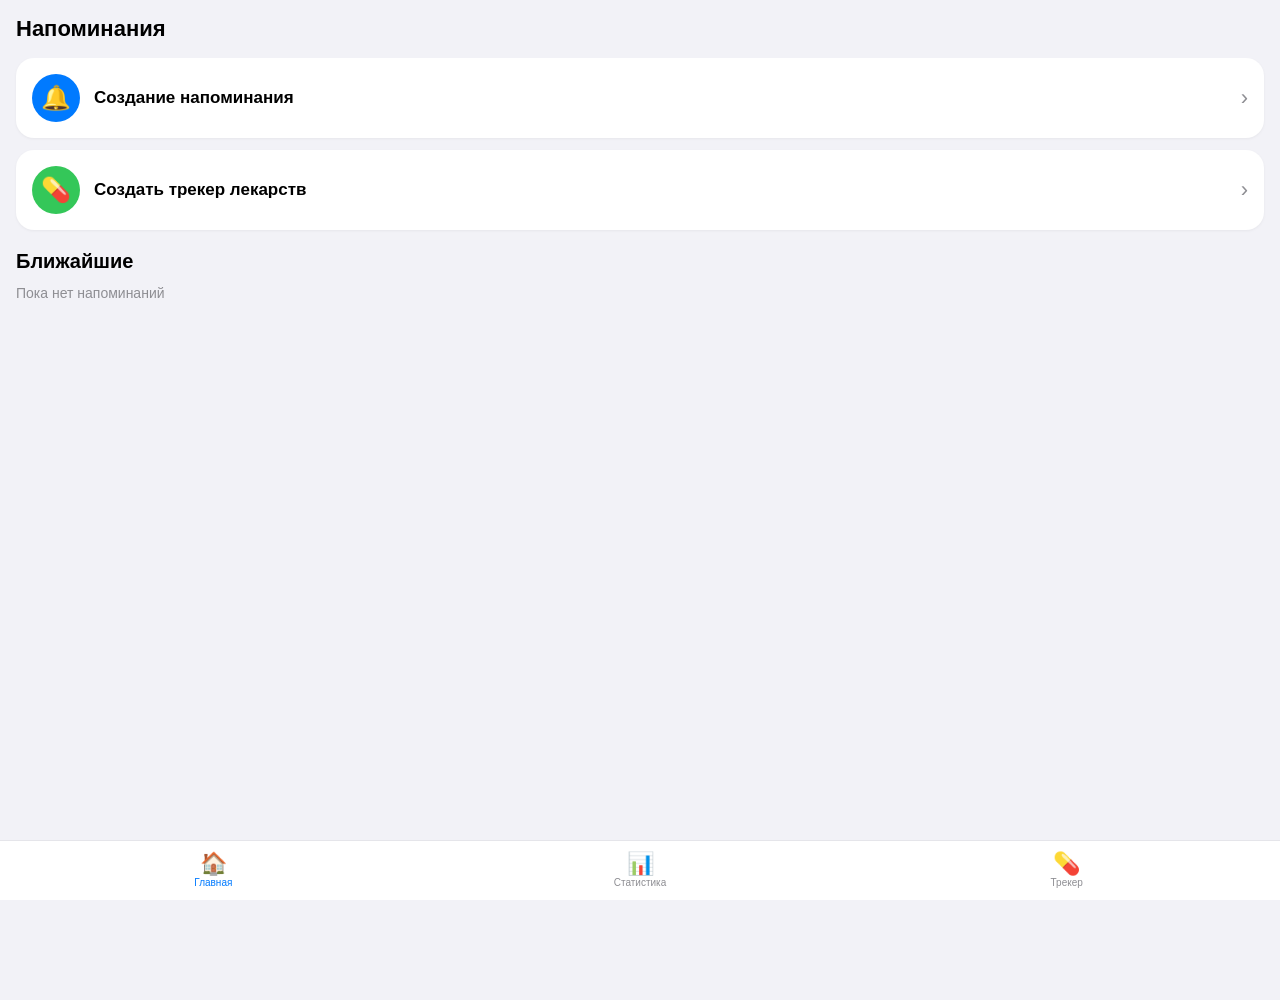
<file: index.html>
<!DOCTYPE html>
<html lang="ru">
<head>
  <meta charset="UTF-8">
  <meta name="viewport" content="width=device-width, initial-scale=1, viewport-fit=cover">
  <meta name="apple-mobile-web-app-capable" content="yes">
  <meta name="apple-mobile-web-app-status-bar-style" content="default">
  <meta name="apple-mobile-web-app-title" content="Напоминания">
  <meta name="theme-color" content="#f2f2f7">
  <link rel="manifest" href="manifest.json">
  <link rel="apple-touch-icon" href="icons/icon-192.png">
  <link rel="apple-touch-icon" sizes="180x180" href="icons/icon-192.png">
  <link rel="stylesheet" href="style.css">
  <title>Напоминания и Лекарства</title>
</head>
<body>

  <!-- ================= ЭКРАН 1: ГЛАВНАЯ ================= -->
  <div id="screen-home" class="screen active">
    <header>
      <h1>Напоминания</h1>
    </header>

    <main>
      <button class="big-btn blue" onclick="открытьФормуНапоминания()">
        <span class="icon">🔔</span>
        <span class="label">Создание напоминания</span>
        <span class="arrow">›</span>
      </button>

      <button class="big-btn green" onclick="перейти('screen-tracker')">
        <span class="icon">💊</span>
        <span class="label">Создать трекер лекарств</span>
        <span class="arrow">›</span>
      </button>

      <div id="список-ближайших"></div>
    </main>
  </div>

  <!-- ================= ЭКРАН 2: ФОРМА НАПОМИНАНИЯ ================= -->
  <div id="screen-form" class="screen">
    <header>
      <button class="back" onclick="перейти('screen-home')">‹ Назад</button>
      <h1>Новое напоминание</h1>
      <button class="save" onclick="сохранитьНапоминание()">Готово</button>
    </header>

    <main>
      <div class="field">
        <textarea id="текст" placeholder="О чём напомнить?" rows="2"></textarea>
      </div>

      <label class="section-title">Быстрый интервал</label>
      <div class="intervals">
        <button class="interval" data-мин="30">30 мин</button>
        <button class="interval" data-мин="80">80 мин</button>
        <button class="interval active" data-мин="60">1 час</button>
        <button class="interval" data-мин="1440">1 день</button>
      </div>

      <button class="row-btn" onclick="показатьЧасы()">
        <span>🕐</span>
        <span>Часы — дата и время</span>
        <span id="выбранное-время" class="muted"></span>
      </button>
      <div id="блок-часов" class="hidden">
        <input type="date" id="дата">
        <input type="time" id="время">
      </div>

      <button class="row-btn" onclick="document.getElementById('фото').click()">
        <span>📷</span>
        <span>Прикрепить фото</span>
        <span id="фото-метка" class="muted"></span>
      </button>
      <input type="file" id="фото" accept="image/*" hidden>

      <button class="row-btn" onclick="document.getElementById('документ').click()">
        <span>📄</span>
        <span>Прикрепить документ</span>
        <span id="док-метка" class="muted"></span>
      </button>
      <input type="file" id="документ" hidden>

      <label class="row-btn">
        <span>❗️</span>
        <span>Очень важное</span>
        <input type="checkbox" id="важное" class="toggle">
      </label>

      <button class="row-btn red" onclick="удалитьНапоминание()">
        <span>🗑</span>
        <span>Удалить</span>
      </button>
    </main>
  </div>

  <!-- ================= ЭКРАН 3: ТРЕКЕР ЛЕКАРСТВ ================= -->
  <div id="screen-tracker" class="screen">
    <header>
      <button class="back" onclick="перейти('screen-home')">‹ Назад</button>
      <h1>Трекер лекарств</h1>
      <button class="save" onclick="открытьФормуЛекарства()">+</button>
    </header>

    <main>
      <!-- Навигация по неделям -->
      <div class="week-nav">
        <button class="week-btn" onclick="сменитьНеделю(-1)">‹</button>
        <button class="week-title" onclick="сброситьНеделю()">
          <span id="название-недели">Текущая неделя</span>
          <span id="диапазон-недели" class="week-range"></span>
        </button>
        <button class="week-btn" onclick="сменитьНеделю(1)">›</button>
      </div>

      <div class="table-wrap">
        <table id="таблица-лекарств">
          <thead>
            <tr id="шапка-таблицы">
              <th></th>
              <th data-day="1">Пн</th>
              <th data-day="2">Вт</th>
              <th data-day="3">Ср</th>
              <th data-day="4">Чт</th>
              <th data-day="5">Пт</th>
              <th data-day="6">Сб</th>
              <th data-day="7">Вс</th>
            </tr>
          </thead>
          <tbody>
            <tr><td class="row-label">Утро</td>
              <td data-day="1" data-time="утро"></td><td data-day="2" data-time="утро"></td><td data-day="3" data-time="утро"></td><td data-day="4" data-time="утро"></td><td data-day="5" data-time="утро"></td><td data-day="6" data-time="утро"></td><td data-day="7" data-time="утро"></td></tr>
            <tr><td class="row-label">Обед</td>
              <td data-day="1" data-time="день"></td><td data-day="2" data-time="день"></td><td data-day="3" data-time="день"></td><td data-day="4" data-time="день"></td><td data-day="5" data-time="день"></td><td data-day="6" data-time="день"></td><td data-day="7" data-time="день"></td></tr>
            <tr><td class="row-label">Вечер</td>
              <td data-day="1" data-time="вечер"></td><td data-day="2" data-time="вечер"></td><td data-day="3" data-time="вечер"></td><td data-day="4" data-time="вечер"></td><td data-day="5" data-time="вечер"></td><td data-day="6" data-time="вечер"></td><td data-day="7" data-time="вечер"></td></tr>
          </tbody>
        </table>
      </div>

      <h2>Сегодня — отметить приём</h2>
      <div id="сегодня-приёмы"></div>

      <h2>Мои лекарства</h2>
      <div id="список-лекарств"></div>
    </main>
  </div>

  <!-- ================= ЭКРАН 4: ФОРМА ЛЕКАРСТВА ================= -->
  <div id="screen-med-form" class="screen">
    <header>
      <button class="back" onclick="перейти('screen-tracker')">‹ Назад</button>
      <h1>Новое лекарство</h1>
      <button class="save" onclick="сохранитьЛекарство()">Готово</button>
    </header>

    <main>
      <input id="название-л" placeholder="Название лекарства">
      <input id="дозировка-л" placeholder="Дозировка (например 100 мг)">

      <label class="section-title">Когда принимать и во сколько</label>

      <div class="time-row">
        <label class="time-toggle">
          <input type="checkbox" id="вкл-утро" value="утро" checked>
          <span>🌅 Утро</span>
        </label>
        <input type="time" id="время-утро" value="08:00">
      </div>

      <div class="time-row">
        <label class="time-toggle">
          <input type="checkbox" id="вкл-день" value="день">
          <span>☀️ Обед</span>
        </label>
        <input type="time" id="время-день" value="14:00">
      </div>

      <div class="time-row">
        <label class="time-toggle">
          <input type="checkbox" id="вкл-вечер" value="вечер">
          <span>🌙 Вечер</span>
        </label>
        <input type="time" id="время-вечер" value="20:00">
      </div>

      <label class="section-title">Дни недели</label>
      <div class="chips" id="дни-недели">
        <label><input type="checkbox" value="1" checked> Пн</label>
        <label><input type="checkbox" value="2" checked> Вт</label>
        <label><input type="checkbox" value="3" checked> Ср</label>
        <label><input type="checkbox" value="4" checked> Чт</label>
        <label><input type="checkbox" value="5" checked> Пт</label>
        <label><input type="checkbox" value="6" checked> Сб</label>
        <label><input type="checkbox" value="7" checked> Вс</label>
      </div>

      <label class="section-title">Курс</label>
      <input type="number" id="дней-курса" value="7" min="1" max="365">
      <input type="date" id="дата-начала">
      <p id="конец-курса" class="muted"></p>
    </main>
  </div>

  <!-- ================= ЭКРАН 5: СТАТИСТИКА ================= -->
  <div id="screen-stats" class="screen">
    <header>
      <h1>Статистика</h1>
      <button onclick="экспортPDF()">📤 Экспорт</button>
    </header>

    <main>
      <div class="circle-wrap">
        <svg viewBox="0 0 200 200" class="circle">
          <circle cx="100" cy="100" r="85" stroke="#e5e5ea" stroke-width="14" fill="none"/>
          <circle id="прогресс" cx="100" cy="100" r="85" stroke="#34c759" stroke-width="14" fill="none"
                  stroke-dasharray="534" stroke-dashoffset="534"
                  stroke-linecap="round" transform="rotate(-90 100 100)"/>
        </svg>
        <div class="circle-text">
          <strong id="процент">0%</strong>
          <span>приверженность</span>
        </div>
      </div>

      <div id="список-статистики"></div>
    </main>
  </div>

  <!-- ================= НИЖНЕЕ МЕНЮ ================= -->
  <nav class="tabbar">
    <button class="tab active" data-screen="screen-home"><span>🏠</span>Главная</button>
    <button class="tab" data-screen="screen-stats"><span>📊</span>Статистика</button>
    <button class="tab" data-screen="screen-tracker"><span>💊</span>Трекер</button>
  </nav>

  <script src="app.js"></script>
</body>
</html>
</file>
<file: style.css>
* { margin: 0; padding: 0; box-sizing: border-box; -webkit-tap-highlight-color: transparent; }

:root {
  --blue: #007aff;
  --green: #34c759;
  --red: #ff3b30;
  --orange: #ff9500;
  --bg: #f2f2f7;
  --card: #ffffff;
  --text: #000;
  --muted: #8e8e93;
  --border: #e5e5ea;
}

@media (prefers-color-scheme: dark) {
  :root {
    --bg: #000;
    --card: #1c1c1e;
    --text: #fff;
    --muted: #8e8e93;
    --border: #38383a;
  }
}

body {
  font-family: -apple-system, "SF Pro Text", "Helvetica Neue", sans-serif;
  background: var(--bg);
  color: var(--text);
  padding-bottom: 100px;
  min-height: 100vh;
  -webkit-font-smoothing: antialiased;
}

/* ===== Экраны ===== */
.screen { display: none; min-height: 100vh; }
.screen.active { display: block; }

/* ===== Шапка ===== */
header {
  display: flex;
  align-items: center;
  justify-content: space-between;
  padding: 16px;
  background: var(--bg);
  position: sticky;
  top: 0;
  z-index: 10;
  backdrop-filter: blur(20px);
  -webkit-backdrop-filter: blur(20px);
}
header h1 { font-size: 22px; font-weight: 700; }
header .back, header .save {
  background: none; border: none;
  color: var(--blue); font-size: 17px;
  cursor: pointer;
  padding: 4px 8px;
}
header .save { font-weight: 600; font-size: 20px; }

main { padding: 0 16px 24px; }

/* ===== Большие кнопки ===== */
.big-btn {
  display: flex; align-items: center; gap: 14px;
  width: 100%; padding: 16px;
  background: var(--card);
  border: none; border-radius: 18px;
  margin-bottom: 12px;
  cursor: pointer;
  box-shadow: 0 1px 3px rgba(0,0,0,0.05);
  transition: transform 0.1s;
  color: var(--text);
}
.big-btn:active { transform: scale(0.97); }
.big-btn .icon {
  width: 48px; height: 48px;
  display: flex; align-items: center; justify-content: center;
  font-size: 24px; border-radius: 50%;
  color: #fff;
}
.big-btn.blue .icon { background: var(--blue); }
.big-btn.green .icon { background: var(--green); }
.big-btn .label { flex: 1; text-align: left; font-size: 17px; font-weight: 600; }
.big-btn .arrow { color: var(--muted); font-size: 22px; }

/* ===== Секции ===== */
.section-title {
  display: block;
  font-size: 13px; color: var(--muted);
  text-transform: uppercase;
  margin: 20px 0 8px;
  padding-left: 4px;
  letter-spacing: 0.5px;
}
h2 { font-size: 20px; font-weight: 700; margin: 20px 0 12px; }

/* ===== Поля ввода ===== */
input[type="text"], input[type="number"], input[type="date"],
input[type="time"], textarea, input:not([type]) {
  width: 100%;
  padding: 14px 16px;
  background: var(--card);
  border: 1px solid var(--border);
  border-radius: 12px;
  font-size: 17px;
  color: var(--text);
  margin-bottom: 12px;
  font-family: inherit;
}
textarea { resize: vertical; }

/* ===== Интервалы ===== */
.intervals { display: flex; gap: 8px; margin-bottom: 12px; }
.interval {
  flex: 1;
  padding: 12px 4px;
  background: var(--card);
  border: 1px solid var(--border);
  border-radius: 12px;
  font-size: 13px; font-weight: 600;
  color: var(--text);
  cursor: pointer;
  transition: all 0.15s;
}
.interval.active { background: var(--blue); color: #fff; border-color: var(--blue); }

/* ===== Строки-кнопки ===== */
.row-btn {
  display: flex; align-items: center; gap: 12px;
  width: 100%; padding: 14px 16px;
  background: var(--card);
  border: none; border-radius: 12px;
  margin-bottom: 8px;
  font-size: 17px; color: var(--text);
  cursor: pointer;
  text-align: left;
  font-family: inherit;
}
.row-btn .muted { margin-left: auto; color: var(--muted); font-size: 15px; }
.row-btn.red { color: var(--red); }
.row-btn:active { background: var(--border); }
#screen-form .row-btn.red { display: none; }

/* ===== Переключатель ===== */
.toggle {
  margin-left: auto;
  width: 50px; height: 30px;
  appearance: none;
  -webkit-appearance: none;
  background: var(--border);
  border-radius: 15px;
  position: relative;
  cursor: pointer;
  transition: background 0.2s;
}
.toggle:checked { background: var(--red); }
.toggle::after {
  content: '';
  position: absolute; top: 2px; left: 2px;
  width: 26px; height: 26px;
  background: #fff; border-radius: 50%;
  transition: left 0.2s;
  box-shadow: 0 1px 3px rgba(0,0,0,0.2);
}
.toggle:checked::after { left: 22px; }

/* ===== Чипсы ===== */
.chips { display: flex; flex-wrap: wrap; gap: 8px; margin-bottom: 12px; }
.chips label {
  padding: 8px 14px;
  background: var(--card);
  border: 1px solid var(--border);
  border-radius: 20px;
  font-size: 15px;
  cursor: pointer;
  user-select: none;
}
.chips input { display: none; }
.chips label:has(input:checked) {
  background: var(--blue); color: #fff; border-color: var(--blue);
}

/* ===== Навигация по неделям ===== */
.week-nav {
  display: flex;
  align-items: center;
  gap: 8px;
  margin: 8px 0 12px;
}
.week-btn {
  width: 44px; height: 44px;
  background: var(--card);
  border: 1px solid var(--border);
  border-radius: 12px;
  font-size: 22px;
  color: var(--blue);
  cursor: pointer;
  font-weight: 600;
  transition: all 0.15s;
}
.week-btn:active {
  background: var(--blue);
  color: #fff;
}
.week-title {
  flex: 1;
  display: flex;
  flex-direction: column;
  align-items: center;
  justify-content: center;
  padding: 8px;
  background: var(--card);
  border: 1px solid var(--border);
  border-radius: 12px;
  cursor: pointer;
  color: var(--text);
  font-family: inherit;
}
.week-title:active { background: var(--border); }
#название-недели {
  font-size: 16px;
  font-weight: 600;
}
.week-range {
  font-size: 12px;
  color: var(--muted);
  margin-top: 2px;
}
.week-nav.текущая .week-title {
  background: var(--blue);
  color: #fff;
  border-color: var(--blue);
}
.week-nav.текущая .week-range {
  color: rgba(255,255,255,0.85);
}

/* ===== Таблица ===== */
.table-wrap {
  overflow-x: auto;
  margin-top: 8px;
  -webkit-overflow-scrolling: touch;
}
table {
  width: 100%; min-width: 500px;
  border-collapse: collapse;
  background: var(--card);
  border-radius: 14px;
  overflow: hidden;
}
th, td {
  padding: 10px 6px;
  text-align: center;
  font-size: 14px;
  border: 1px solid var(--border);
}
th { background: var(--border); font-weight: 600; font-size: 13px; }
.row-label {
  text-align: left; font-weight: 600;
  padding-left: 12px;
  background: var(--border);
  font-size: 13px;
}
td .pill {
  display: inline-block;
  padding: 3px 6px;
  background: var(--green); color: #fff;
  border-radius: 10px;
  font-size: 11px;
  font-weight: 600;
  margin: 1px 0;
  line-height: 1.2;
}

/* ===== Даты в шапке таблицы ===== */
#шапка-таблицы th .дата {
  display: block;
  font-size: 10px;
  font-weight: 400;
  color: var(--muted);
  margin-top: 2px;
}
#шапка-таблицы th.сегодня {
  background: var(--blue);
  color: #fff;
}
#шапка-таблицы th.сегодня .дата {
  color: rgba(255,255,255,0.85);
}

/* ===== Кликабельные ячейки ===== */
#таблица-лекарств td[data-day] {
  cursor: pointer;
  transition: background 0.15s;
  position: relative;
  min-width: 55px;
  vertical-align: middle;
}
#таблица-лекарств td[data-day]:active {
  background: var(--border);
}
#таблица-лекарств td[data-day].done {
  background: #e8f8e9;
}
@media (prefers-color-scheme: dark) {
  #таблица-лекарств td[data-day].done {
    background: #1c3a1e;
  }
}
#таблица-лекарств td[data-day].done::after {
  content: '✓';
  position: absolute;
  top: 2px;
  right: 4px;
  font-size: 11px;
  color: var(--green);
  font-weight: 700;
}
#таблица-лекарств td[data-day].неактивна {
  background: var(--border);
  opacity: 0.4;
  cursor: not-allowed;
}
#таблица-лекарств td[data-day].будущее {
  opacity: 0.6;
}

/* ===== Точное время в форме лекарства ===== */
.time-row {
  display: flex;
  align-items: center;
  gap: 10px;
  background: var(--card);
  border: 1px solid var(--border);
  border-radius: 12px;
  padding: 10px 14px;
  margin-bottom: 8px;
}
.time-toggle {
  display: flex;
  align-items: center;
  gap: 8px;
  cursor: pointer;
  flex: 1;
  user-select: none;
  font-size: 16px;
}
.time-toggle input {
  width: 20px;
  height: 20px;
  accent-color: var(--blue);
  margin: 0;
}
.time-row input[type="time"] {
  width: 110px;
  margin: 0;
  padding: 8px 10px;
  font-size: 15px;
  text-align: center;
}

/* ===== Карточки "сегодня" ===== */
.сегодня-card {
  background: var(--card);
  border-radius: 14px;
  padding: 14px;
  margin-bottom: 10px;
  box-shadow: 0 1px 3px rgba(0,0,0,0.05);
}
.сегодня-card .название {
  font-weight: 600;
  font-size: 16px;
  margin-bottom: 4px;
}
.сегодня-card .инфо {
  font-size: 13px;
  color: var(--muted);
  margin-bottom: 10px;
}
.сегодня-card .кнопки {
  display: flex;
  gap: 8px;
  flex-wrap: wrap;
}
.кнопка-приём {
  flex: 1;
  min-width: 90px;
  padding: 10px 12px;
  border: 1px solid var(--border);
  background: var(--bg);
  border-radius: 10px;
  font-size: 14px;
  font-weight: 600;
  cursor: pointer;
  color: var(--text);
  transition: all 0.15s;
  font-family: inherit;
}
.кнопка-приём:active {
  transform: scale(0.97);
}
.кнопка-приём.выпито {
  background: var(--green);
  color: #fff;
  border-color: var(--green);
}
.кнопка-приём .время {
  display: block;
  font-size: 11px;
  font-weight: 400;
  opacity: 0.8;
  margin-top: 2px;
}
.кнопка-приём.выпито .время {
  opacity: 0.9;
}

/* ===== Время внутри пилюли таблицы ===== */
.pill-time {
  display: block;
  font-size: 9px;
  font-weight: 400;
  opacity: 0.85;
  margin-top: 1px;
}

/* ===== Круг статистики ===== */
.circle-wrap {
  position: relative;
  width: 220px; height: 220px;
  margin: 30px auto;
}
.circle { width: 100%; height: 100%; }
.circle #прогресс { transition: stroke-dashoffset 0.6s ease; }
.circle-text {
  position: absolute; inset: 0;
  display: flex; flex-direction: column;
  align-items: center; justify-content: center;
}
.circle-text strong { font-size: 44px; font-weight: 700; }
.circle-text span { font-size: 13px; color: var(--muted); }

/* ===== Карточки ===== */
.card {
  background: var(--card);
  border-radius: 14px;
  padding: 14px 16px;
  margin-bottom: 10px;
  display: flex;
  gap: 12px;
  align-items: flex-start;
  box-shadow: 0 1px 3px rgba(0,0,0,0.05);
  position: relative;
  cursor: pointer;
  transition: transform 0.1s;
}
.card:active { transform: scale(0.99); }

.card.important {
  background: #ffe5e5;
  border-left: 4px solid var(--red);
}
@media (prefers-color-scheme: dark) {
  .card.important { background: #3a1c1c; }
}

.med-card { border-left: 4px solid var(--green); }

.card .time {
  font-weight: 700;
  color: var(--blue);
  min-width: 50px;
  font-size: 15px;
  padding-top: 2px;
}
.card.med-card .time { color: var(--green); }

.card .body { flex: 1; min-width: 0; }
.card .title {
  font-weight: 600;
  margin-bottom: 2px;
  font-size: 16px;
  word-wrap: break-word;
}
.card .sub {
  font-size: 13px;
  color: var(--muted);
  word-wrap: break-word;
}

.med-info { border-left: 4px solid var(--green); }

/* ===== Иконочные кнопки ===== */
.icon-btn {
  background: none;
  border: none;
  font-size: 16px;
  padding: 6px 8px;
  cursor: pointer;
  border-radius: 8px;
  transition: background 0.15s;
  color: var(--text);
}
.icon-btn:hover, .icon-btn:active { background: var(--border); }
.icon-btn.red { color: var(--red); }

.card .actions {
  display: flex;
  flex-direction: column;
  gap: 2px;
  margin-left: auto;
}

/* ===== Нижнее меню ===== */
.tabbar {
  position: fixed;
  bottom: 0; left: 0; right: 0;
  display: flex;
  background: var(--card);
  border-top: 1px solid var(--border);
  padding: 8px 0 max(8px, env(safe-area-inset-bottom));
  z-index: 100;
}
.tab {
  flex: 1;
  display: flex; flex-direction: column;
  align-items: center; gap: 2px;
  background: none; border: none;
  font-size: 10px;
  color: var(--muted);
  cursor: pointer;
  font-family: inherit;
  padding: 4px;
}
.tab span { font-size: 22px; line-height: 1; }
.tab.active { color: var(--blue); }

/* ===== Утилиты ===== */
.hidden { display: none !important; }
.muted { color: var(--muted); font-size: 14px; }
</file>
